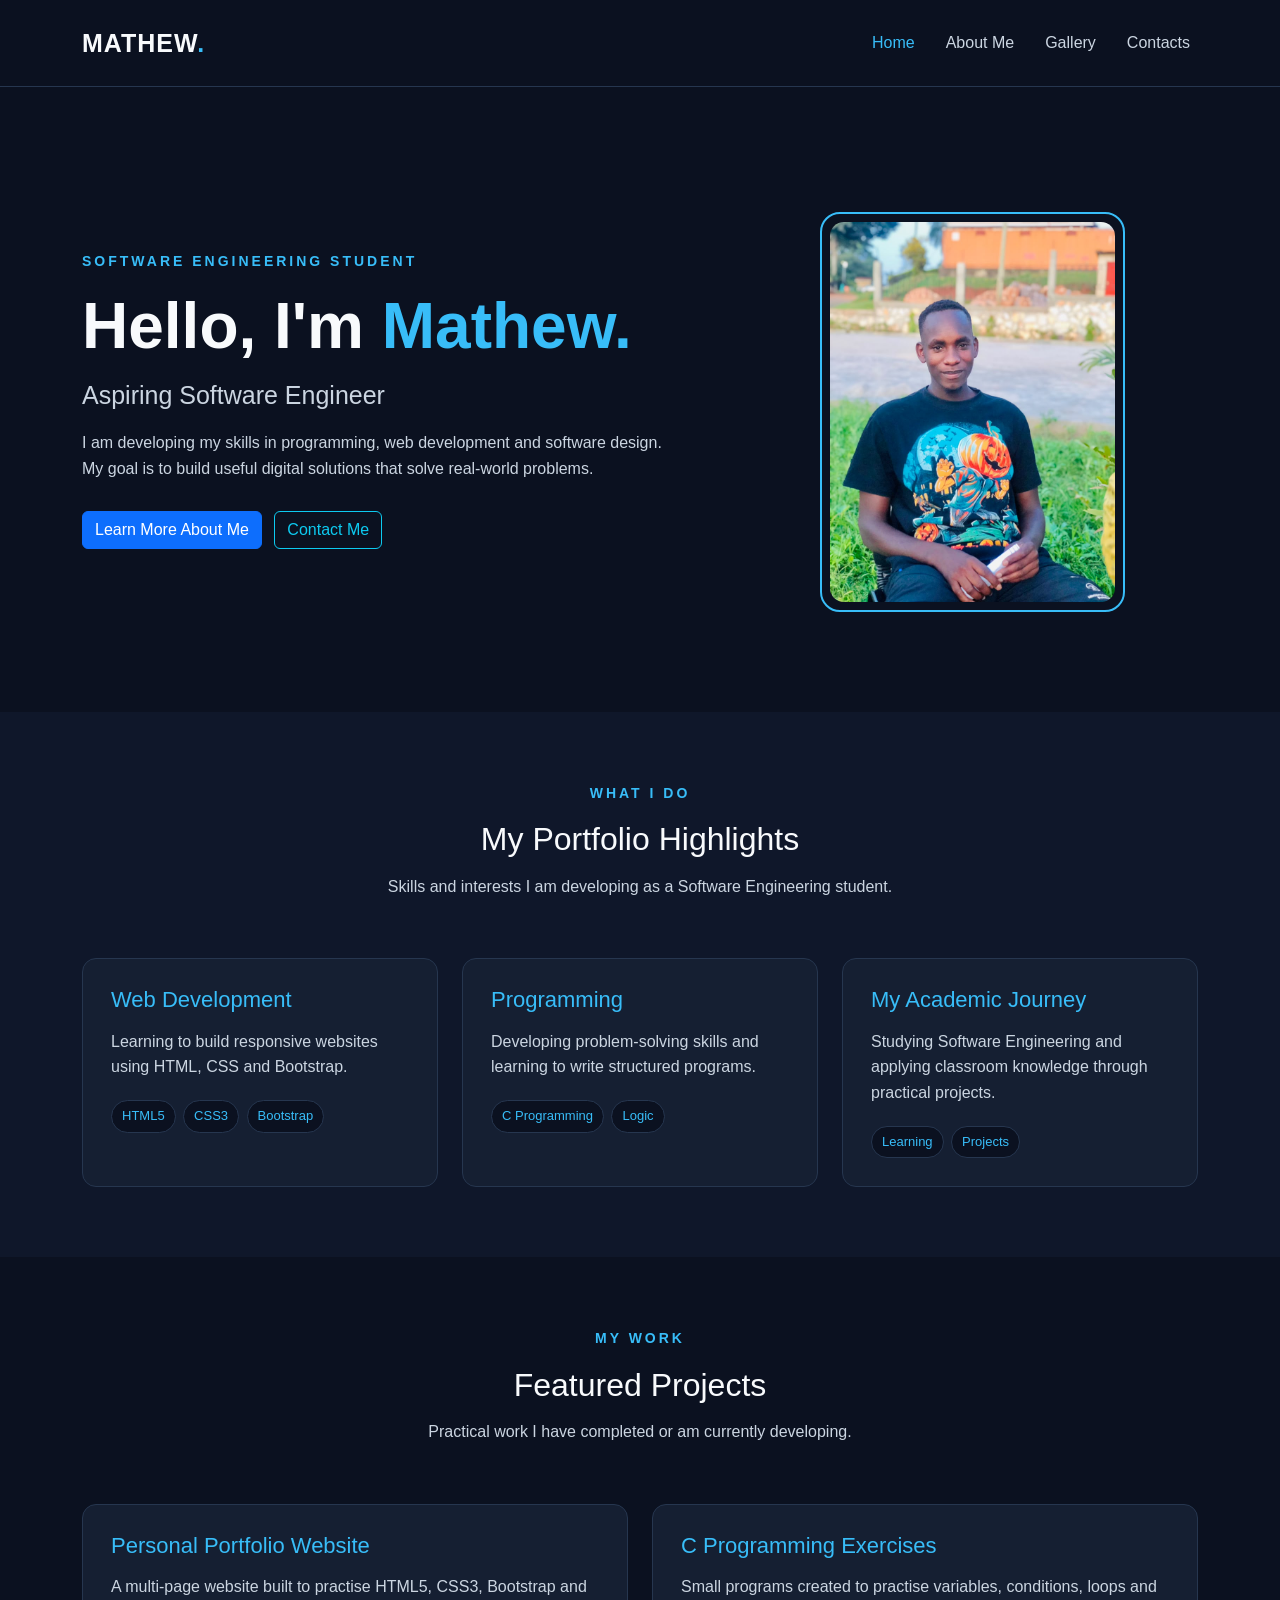
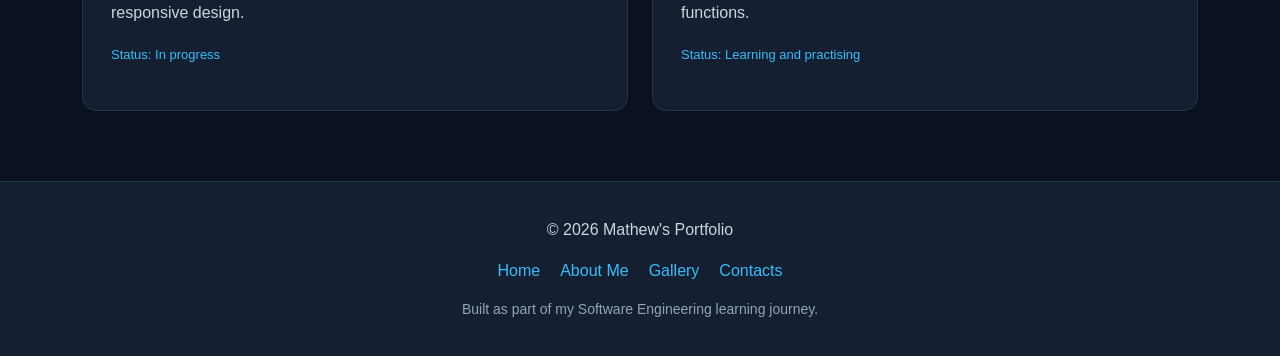
<file: index.html>
<!DOCTYPE html>
<html lang="en">
<head>
    <meta charset="UTF-8">
    <meta name="viewport" content="width=device-width, initial-scale=1.0">

    <title>My Portfolio | Software Engineering</title>
    


<link
    href="https://cdn.jsdelivr.net/npm/bootstrap@5.3.8/dist/css/bootstrap.min.css"
    rel="stylesheet">
    <link rel="stylesheet" href="style.css">


</head>
<body>

    
        
<header>
    <nav class="navbar navbar-expand-lg navbar-dark">
        <div class="container">

            <a class="navbar-brand fw-bold" href="index.html">
                MATHEW<span class="brand-dot">.</span>
            </a>

            <button class="navbar-toggler"
                    type="button"
                    data-bs-toggle="collapse"
                    data-bs-target="#portfolioNav"
                    aria-controls="portfolioNav"
                    aria-expanded="false"
                    aria-label="Toggle navigation">

                <span class="navbar-toggler-icon"></span>
            </button>

            <div class="collapse navbar-collapse"
                 id="portfolioNav">

                <ul class="navbar-nav ms-auto">

                    <li class="nav-item">
                        <a class="nav-link active"
                           href="index.html">Home</a>
                    </li>

                    <li class="nav-item">
                        <a class="nav-link"
                           href="about.html">About Me</a>
                    </li>

                    <li class="nav-item">
                        <a class="nav-link"
                           href="gallery.html">Gallery</a>
                    </li>

                    <li class="nav-item">
                        <a class="nav-link"
                           href="contact.html">Contacts</a>
                    </li>

                </ul>
            </div>
        </div>
    </nav>
</header>

   

   
<main>
    <section class="hero">
        <div class="container">
            <div class="row align-items-center">

                <!-- Introduction -->
                <div class="col-lg-7 hero-text">

                    <p class="hero-label">
                        SOFTWARE ENGINEERING STUDENT
                    </p>

                    <h1>
                        Hello, I'm <span>Mathew.</span>
                    </h1>

                    <h2>
                        Aspiring Software Engineer
                    </h2>

                    <p class="hero-description">
                        I am developing my skills in programming,
                        web development and software design.
                        My goal is to build useful digital solutions
                        that solve real-world problems.
                    </p>

                    <a href="about.html" class="btn btn-primary">
                        Learn More About Me
                    </a>

                    <a href="contact.html" class="btn btn-outline-info ms-2">
                        Contact Me
                    </a>

                </div>

                
                <div class="col-lg-5 text-center">
                    <div class="profile-frame">
                        <img src="profile.jpeg"
                             alt="Mathew's profile photograph"
                             class="profile-image">
                    </div>
                </div>

            </div>
        </div>
    </section>
</main>


<section class="highlights">
    <div class="container">

        <div class="section-heading text-center">
            <p class="hero-label">WHAT I DO</p>
            <h2>My Portfolio Highlights</h2>
            <p>Skills and interests I am developing as a Software Engineering student.</p>
        </div>

        <div class="row g-4 mt-3">

           
            <div class="col-md-4">
                <div class="highlight-card h-100">
                    <h3>Web Development</h3>
                    <p>
                        Learning to build responsive websites
                        using HTML, CSS and Bootstrap.
                    </p>
                    <span class="skill-tag">HTML5</span>
                    <span class="skill-tag">CSS3</span>
                    <span class="skill-tag">Bootstrap</span>
                </div>
            </div>

            
            <div class="col-md-4">
                <div class="highlight-card h-100">
                    <h3>Programming</h3>
                    <p>
                        Developing problem-solving skills and
                        learning to write structured programs.
                    </p>
                    <span class="skill-tag">C Programming</span>
                    <span class="skill-tag">Logic</span>
                </div>
            </div>

           
            <div class="col-md-4">
                <div class="highlight-card h-100">
                    <h3>My Academic Journey</h3>
                    <p>
                        Studying Software Engineering and
                        applying classroom knowledge through
                        practical projects.
                    </p>
                    <span class="skill-tag">Learning</span>
                    <span class="skill-tag">Projects</span>
                </div>
            </div>

        </div>
    </div>
</section>

<section class="projects">
    <div class="container">

        <div class="section-heading text-center">
            <p class="hero-label">MY WORK</p>
            <h2>Featured Projects</h2>
            <p>Practical work I have completed or am currently developing.</p>
        </div>

        <div class="row g-4 mt-3">

            <div class="col-md-6">
                <div class="highlight-card h-100">
                    <h3>Personal Portfolio Website</h3>
                    <p>
                        A multi-page website built to practise
                        HTML5, CSS3, Bootstrap and responsive design.
                    </p>
                    <p class="project-status">Status: In progress</p>
                </div>
            </div>

            <div class="col-md-6">
                <div class="highlight-card h-100">
                    <h3>C Programming Exercises</h3>
                    <p>
                        Small programs created to practise
                        variables, conditions, loops and functions.
                    </p>
                    <p class="project-status">Status: Learning and practising</p>
                </div>
            </div>

        </div>
    </div>
</section>


    
<footer class="site-footer">
    <div class="container">

        <p>&copy; 2026 Mathew's Portfolio</p>

        <div class="footer-links">
            <a href="index.html">Home</a>
            <a href="about.html">About Me</a>
            <a href="gallery.html">Gallery</a>
            <a href="contact.html">Contacts</a>
        </div>

        <p class="footer-note">
            Built as part of my Software Engineering learning journey.
        </p>

    </div>
</footer>


<script
    src="https://cdn.jsdelivr.net/npm/bootstrap@5.3.8/dist/js/bootstrap.bundle.min.js">
</script>

</body>
</html>
</file>
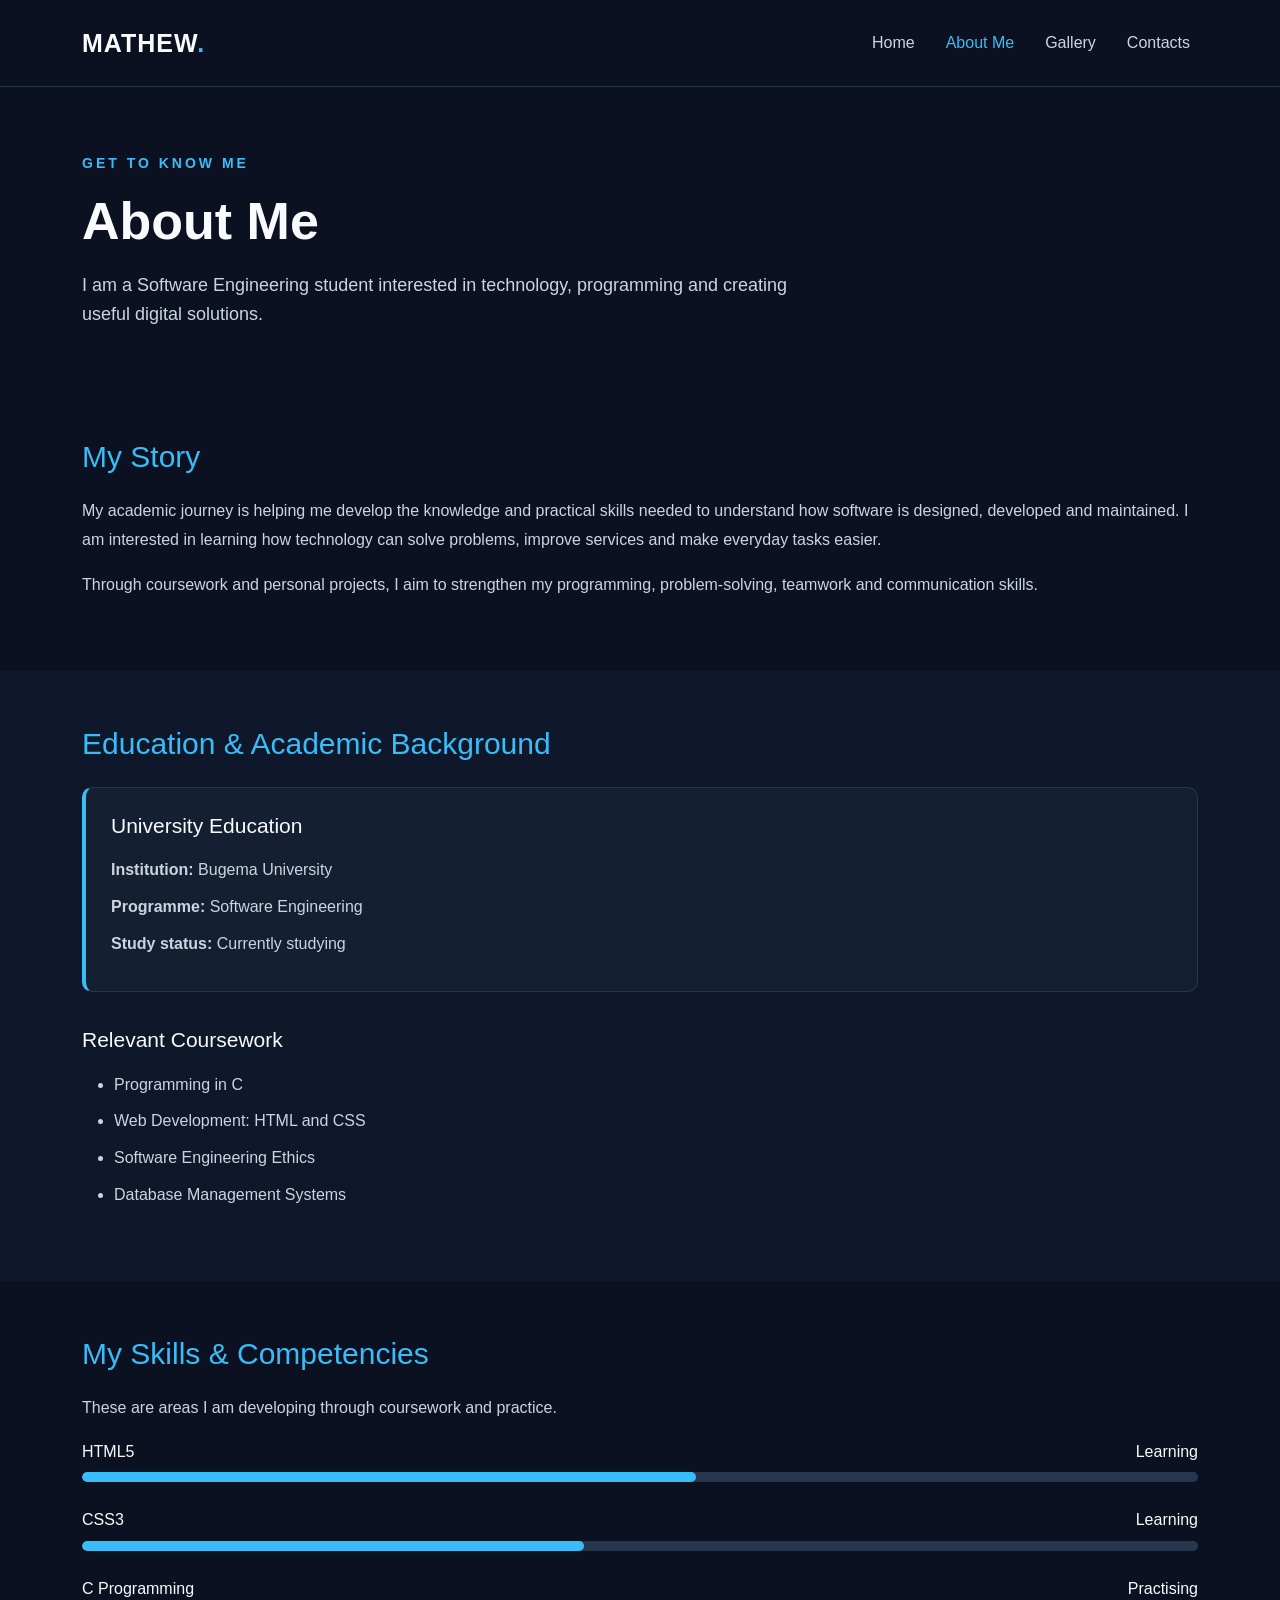
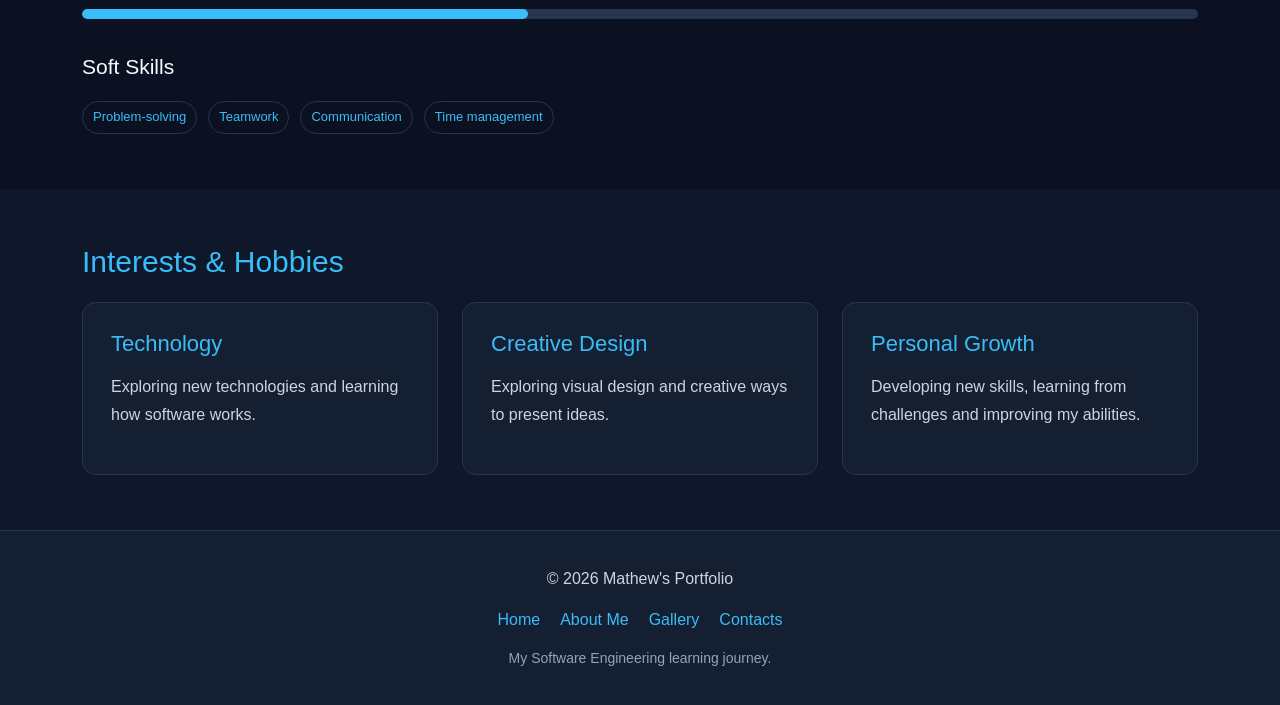
<file: about.html>
<!DOCTYPE html>
<html lang="en">
<head>
    <meta charset="UTF-8">
    <meta name="viewport" content="width=device-width, initial-scale=1.0">

    <title>About Me | Mathew's Portfolio</title>

    
    <link
        href="https://cdn.jsdelivr.net/npm/bootstrap@5.3.8/dist/css/bootstrap.min.css"
        rel="stylesheet">

   
    <link rel="stylesheet" href="style.css">
</head>
<body>

   
    <header>
        <nav class="navbar navbar-expand-lg navbar-dark">
            <div class="container">

                <a class="navbar-brand fw-bold" href="index.html">
                    MATHEW<span class="brand-dot">.</span>
                </a>

                <button class="navbar-toggler" type="button"
                        data-bs-toggle="collapse"
                        data-bs-target="#portfolioNav"
                        aria-controls="portfolioNav"
                        aria-expanded="false"
                        aria-label="Toggle navigation">
                    <span class="navbar-toggler-icon"></span>
                </button>

                <div class="collapse navbar-collapse" id="portfolioNav">
                    <ul class="navbar-nav ms-auto">
                        <li class="nav-item">
                            <a class="nav-link" href="index.html">Home</a>
                        </li>
                        <li class="nav-item">
                            <a class="nav-link active" href="about.html">About Me</a>
                        </li>
                        <li class="nav-item">
                            <a class="nav-link" href="gallery.html">Gallery</a>
                        </li>
                        <li class="nav-item">
                            <a class="nav-link" href="contact.html">Contacts</a>
                        </li>
                    </ul>
                </div>
            </div>
        </nav>
    </header>

    
    <main>
        <section class="about-intro">
            <div class="container">
                <p class="hero-label">GET TO KNOW ME</p>
                <h1>About Me</h1>

                <p class="about-lead">
                    I am a Software Engineering student interested
                    in technology, programming and creating useful
                    digital solutions.
                </p>
            </div>
        </section>

        
        <section class="about-section">
            <div class="container">
                <h2>My Story</h2>

                <p>
                    My academic journey is helping me develop the
                    knowledge and practical skills needed to
                    understand how software is designed, developed
                    and maintained.

                    I am interested in learning how technology can
                    solve problems, improve services and make
                    everyday tasks easier.
                </p>

                <p>
                    Through coursework and personal projects,
                    I aim to strengthen my programming,
                    problem-solving, teamwork and communication
                    skills.
                </p>
            </div>
        </section>

        <!-- Education -->
        <section class="about-section alternate-section">
            <div class="container">
                <h2>Education & Academic Background</h2>

                <div class="education-card">
                    <h3>University Education</h3>
                    <p><strong>Institution:</strong>
                        Bugema University</p>
                    <p><strong>Programme:</strong>
                        Software Engineering</p>
                    <p><strong>Study status:</strong>
                        Currently studying</p>
                </div>

                <h3 class="subheading">Relevant Coursework</h3>

                <ul class="course-list">
                    <li>Programming in C</li>
                    <li>Web Development: HTML and CSS</li>
                    <li>Software Engineering Ethics</li>
                    <li>Database Management Systems</li>
                </ul>
            </div>
        </section>

        
        <section class="about-section">
            <div class="container">
                <h2>My Skills & Competencies</h2>

                <p>
                    These are areas I am developing through
                    coursework and practice.
                </p>

                <div class="skill-item">
                    <div class="skill-label">
                        <span>HTML5</span>
                        <span>Learning</span>
                    </div>
                    <div class="progress" role="progressbar"
                         aria-label="HTML5 learning progress"
                         aria-valuenow="55"
                         aria-valuemin="0"
                         aria-valuemax="100">
                        <div class="progress-bar"
                             style="width: 55%"></div>
                    </div>
                </div>

                <div class="skill-item">
                    <div class="skill-label">
                        <span>CSS3</span>
                        <span>Learning</span>
                    </div>
                    <div class="progress" role="progressbar"
                         aria-label="CSS3 learning progress"
                         aria-valuenow="45"
                         aria-valuemin="0"
                         aria-valuemax="100">
                        <div class="progress-bar"
                             style="width: 45%"></div>
                    </div>
                </div>

                <div class="skill-item">
                    <div class="skill-label">
                        <span>C Programming</span>
                        <span>Practising</span>
                    </div>
                    <div class="progress" role="progressbar"
                         aria-label="C programming learning progress"
                         aria-valuenow="40"
                         aria-valuemin="0"
                         aria-valuemax="100">
                        <div class="progress-bar"
                             style="width: 40%"></div>
                    </div>
                </div>

                <h3 class="subheading">Soft Skills</h3>

                <div class="soft-skills">
                    <span class="skill-tag">Problem-solving</span>
                    <span class="skill-tag">Teamwork</span>
                    <span class="skill-tag">Communication</span>
                    <span class="skill-tag">Time management</span>
                </div>
            </div>
        </section>

      
        <section class="about-section alternate-section">
            <div class="container">
                <h2>Interests & Hobbies</h2>

                <div class="row g-4">
                    <div class="col-md-4">
                        <div class="highlight-card h-100">
                            <h3>Technology</h3>
                            <p>
                                Exploring new technologies and
                                learning how software works.
                            </p>
                        </div>
                    </div>

                    <div class="col-md-4">
                        <div class="highlight-card h-100">
                            <h3>Creative Design</h3>
                            <p>
                                Exploring visual design and
                                creative ways to present ideas.
                            </p>
                        </div>
                    </div>

                    <div class="col-md-4">
                        <div class="highlight-card h-100">
                            <h3>Personal Growth</h3>
                            <p>
                                Developing new skills, learning
                                from challenges and improving
                                my abilities.
                            </p>
                        </div>
                    </div>
                </div>
            </div>
        </section>
    </main>

   
    <footer class="site-footer">
        <div class="container">
            <p>&copy; 2026 Mathew's Portfolio</p>

            <div class="footer-links">
                <a href="index.html">Home</a>
                <a href="about.html">About Me</a>
                <a href="gallery.html">Gallery</a>
                <a href="contact.html">Contacts</a>
            </div>

            <p class="footer-note">
                My Software Engineering learning journey.
            </p>
        </div>
    </footer>

    <script
        src="https://cdn.jsdelivr.net/npm/bootstrap@5.3.8/dist/js/bootstrap.bundle.min.js">
    </script>
</body>
</html>
</file>
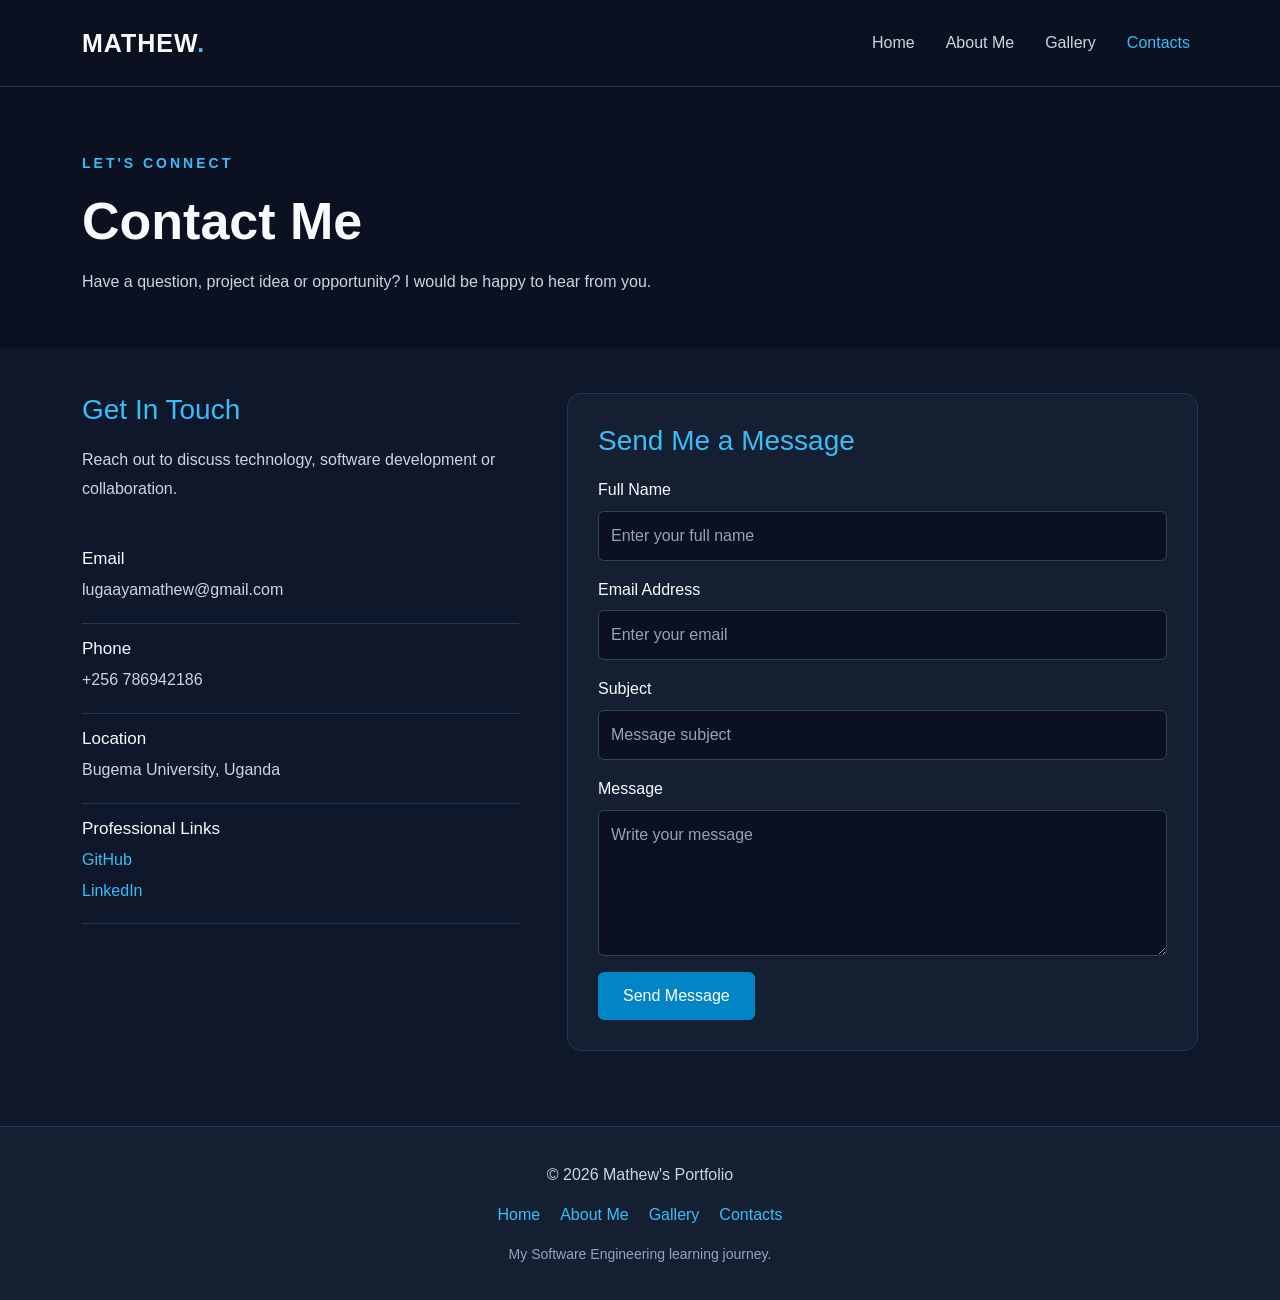
<file: contact.html>
<!DOCTYPE html>
<html lang="en">
<head>
    <meta charset="UTF-8">
    <meta name="viewport" content="width=device-width, initial-scale=1.0">

    <title>Contact Me | Mathew's Portfolio</title>

   
    <link
        href="https://cdn.jsdelivr.net/npm/bootstrap@5.3.8/dist/css/bootstrap.min.css"
        rel="stylesheet">

    
    <link rel="stylesheet" href="style.css">
</head>
<body>

   
    <header>
        <nav class="navbar navbar-expand-lg navbar-dark">
            <div class="container">

                <a class="navbar-brand fw-bold" href="index.html">
                    MATHEW<span class="brand-dot">.</span>
                </a>

                <button class="navbar-toggler" type="button"
                        data-bs-toggle="collapse"
                        data-bs-target="#portfolioNav"
                        aria-controls="portfolioNav"
                        aria-expanded="false"
                        aria-label="Toggle navigation">
                    <span class="navbar-toggler-icon"></span>
                </button>

                <div class="collapse navbar-collapse" id="portfolioNav">
                    <ul class="navbar-nav ms-auto">
                        <li class="nav-item">
                            <a class="nav-link" href="index.html">Home</a>
                        </li>
                        <li class="nav-item">
                            <a class="nav-link" href="about.html">About Me</a>
                        </li>
                        <li class="nav-item">
                            <a class="nav-link" href="gallery.html">Gallery</a>
                        </li>
                        <li class="nav-item">
                            <a class="nav-link active" href="contact.html">Contacts</a>
                        </li>
                    </ul>
                </div>
            </div>
        </nav>
    </header>

    <main>
       
        <section class="contact-intro">
            <div class="container">
                <p class="hero-label">LET'S CONNECT</p>
                <h1>Contact Me</h1>
                <p>
                    Have a question, project idea or opportunity?
                    I would be happy to hear from you.
                </p>
            </div>
        </section>

       
        <section class="contact-section">
            <div class="container">
                <div class="row g-5">

                    
                    <div class="col-lg-5">
                        <h2>Get In Touch</h2>

                        <p class="contact-description">
                            Reach out to discuss technology,
                            software development or collaboration.
                        </p>

                        <div class="contact-detail">
                            <h3>Email</h3>
                            <p>lugaayamathew@gmail.com</p>
                        </div>

                        <div class="contact-detail">
                            <h3>Phone</h3>
                            <p>+256 786942186</p>
                        </div>

                        <div class="contact-detail">
                            <h3>Location</h3>
                            <p>Bugema University, Uganda</p>
                        </div>

                        <div class="contact-detail">
                            <h3>Professional Links</h3>
                            <p>
                                <a href="https://github.com/"
                                   target="_blank"
                                   rel="noopener noreferrer">
                                    GitHub
                                </a>
                            </p>
                            <p>
                                <a href="https://www.linkedin.com/"
                                   target="_blank"
                                   rel="noopener noreferrer">
                                    LinkedIn
                                </a>
                            </p>
                        </div>
                    </div>

                   
                    <div class="col-lg-7">
                        <div class="contact-form-card">
                            <h2>Send Me a Message</h2>

                            <form action="#" method="post">

                                <div class="mb-3">
                                    <label for="fullName"
                                           class="form-label">
                                        Full Name
                                    </label>

                                    <input type="text"
                                           class="form-control"
                                           id="fullName"
                                           name="fullName"
                                           placeholder="Enter your full name"
                                           required>
                                </div>

                                <div class="mb-3">
                                    <label for="email"
                                           class="form-label">
                                        Email Address
                                    </label>

                                    <input type="email"
                                           class="form-control"
                                           id="email"
                                           name="email"
                                           placeholder="Enter your email"
                                           required>
                                </div>

                                <div class="mb-3">
                                    <label for="subject"
                                           class="form-label">
                                        Subject
                                    </label>

                                    <input type="text"
                                           class="form-control"
                                           id="subject"
                                           name="subject"
                                           placeholder="Message subject"
                                           required>
                                </div>

                                <div class="mb-3">
                                    <label for="message"
                                           class="form-label">
                                        Message
                                    </label>

                                    <textarea class="form-control"
                                              id="message"
                                              name="message"
                                              rows="5"
                                              placeholder="Write your message"
                                              required></textarea>
                                </div>

                                <button type="submit"
                                        class="btn btn-primary">
                                    Send Message
                                </button>

                            </form>
                        </div>
                    </div>

                </div>
            </div>
        </section>
    </main>

   
    <footer class="site-footer">
        <div class="container">
            <p>&copy; 2026 Mathew's Portfolio</p>

            <div class="footer-links">
                <a href="index.html">Home</a>
                <a href="about.html">About Me</a>
                <a href="gallery.html">Gallery</a>
                <a href="contact.html">Contacts</a>
            </div>

            <p class="footer-note">
                My Software Engineering learning journey.
            </p>
        </div>
    </footer>

    <script
        src="https://cdn.jsdelivr.net/npm/bootstrap@5.3.8/dist/js/bootstrap.bundle.min.js">
    </script>
</body>
</html>
</file>
<file: style.css>
/* General page styles */
body {
    background-color: #0B1120;
    color: #F8FAFC;
    font-family: Arial, sans-serif;
    line-height: 1.6;
    margin: 0;
}

/* Main headings */
h1, h2, h3 {
    color: #38BDF8;
}

/* Links */
a {
    color: #38BDF8;
    text-decoration: none;
}

/* Footer */
footer {
    background-color: #151F32;
    text-align: center;
    padding: 20px;
}

/* Navigation bar */
.navbar {
    background-color: #0B1120;
    padding: 18px 0;
    border-bottom: 1px solid #26364F;
}

/* Portfolio brand */
.navbar-brand {
    color: #F8FAFC;
    font-size: 25px;
    letter-spacing: 1px;
}

.brand-dot {
    color: #38BDF8;
}

/* Navigation links */
.navbar .nav-link {
    color: #CBD5E1;
    margin-left: 15px;
    transition: color 0.3s ease;
}

.navbar .nav-link:hover,
.navbar .nav-link.active {
    color: #38BDF8;
}

/* Hero section */
.hero {
    padding: 100px 0;
    min-height: 580px;
    display: flex;
    align-items: center;
}

.hero-label {
    color: #38BDF8;
    font-size: 14px;
    font-weight: bold;
    letter-spacing: 3px;
}

.hero h1 {
    color: #F8FAFC;
    font-size: clamp(38px, 5vw, 64px);
    font-weight: bold;
    margin-bottom: 15px;
}

.hero h1 span {
    color: #38BDF8;
}

.hero h2 {
    color: #CBD5E1;
    font-size: 25px;
    margin-bottom: 20px;
}

.hero-description {
    color: #CBD5E1;
    max-width: 600px;
    margin-bottom: 30px;
}

/* Profile photograph */
.profile-frame {
    display: inline-block;
    padding: 8px;
    border: 2px solid #38BDF8;
    border-radius: 20px;
    margin-top: 25px;
}

.profile-image {
    width: 100%;
    max-width: 340px;
    height: 380px;
    object-fit: cover;
    border-radius: 14px;
}

/* Responsive spacing */
@media (max-width: 991px) {
    .hero {
        padding: 60px 0;
        text-align: center;
    }

    .hero-description {
        margin-left: auto;
        margin-right: auto;
    }
}

/* Highlights and projects sections */
.highlights,
.projects {
    padding: 70px 0;
}

.highlights {
    background-color: #0F172A;
}

.projects {
    background-color: #0B1120;
}

.section-heading {
    max-width: 750px;
    margin: 0 auto 35px;
}

.section-heading h2 {
    color: #F8FAFC;
    font-size: 32px;
    margin-bottom: 15px;
}

.section-heading > p:last-child {
    color: #CBD5E1;
}

.highlight-card {
    background-color: #151F32;
    border: 1px solid #26364F;
    border-radius: 14px;
    padding: 28px;
    transition: transform 0.3s ease,
                border-color 0.3s ease;
}

.highlight-card:hover {
    transform: translateY(-5px);
    border-color: #38BDF8;
}

.highlight-card h3 {
    color: #38BDF8;
    font-size: 22px;
    margin-bottom: 15px;
}

.highlight-card p {
    color: #CBD5E1;
}

.skill-tag {
    display: inline-block;
    background-color: #0B1120;
    color: #38BDF8;
    border: 1px solid #26364F;
    border-radius: 20px;
    padding: 5px 10px;
    margin: 4px 3px 0 0;
    font-size: 13px;
}

.project-status {
    font-size: 13px;
    color: #38BDF8 !important;
    margin-top: 20px;
}


.site-footer {
    background-color: #151F32;
    text-align: center;
    padding: 35px 0;
    border-top: 1px solid #26364F;
}

.site-footer p {
    color: #CBD5E1;
    margin-bottom: 12px;
}

.footer-links {
    display: flex;
    justify-content: center;
    flex-wrap: wrap;
    gap: 20px;
    margin: 15px 0;
}

.footer-links a:hover {
    color: #F8FAFC;
}

.site-footer .footer-note {
    color: #94A3B8;
    font-size: 14px;
    margin-bottom: 0;
}


/* About page introduction */
.about-intro {
    padding: 65px 0 40px;
}

.about-intro h1 {
    color: #F8FAFC;
    font-size: clamp(36px, 5vw, 52px);
    font-weight: bold;
    margin-bottom: 18px;
}

.about-lead {
    color: #CBD5E1;
    max-width: 750px;
    font-size: 18px;
}

/* General About sections */
.about-section {
    padding: 55px 0;
}

.alternate-section {
    background-color: #0F172A;
}

.about-section h2 {
    color: #38BDF8;
    font-size: 30px;
    margin-bottom: 22px;
}

.about-section p,
.course-list {
    color: #CBD5E1;
    line-height: 1.8;
}

.education-card {
    background-color: #151F32;
    border: 1px solid #26364F;
    border-left: 4px solid #38BDF8;
    border-radius: 10px;
    padding: 25px;
    margin-top: 25px;
}

.education-card h3,
.subheading {
    color: #F8FAFC;
    font-size: 21px;
    margin-bottom: 18px;
}

.education-card p {
    margin-bottom: 8px;
}

.subheading {
    margin-top: 35px;
}

.course-list li {
    margin-bottom: 8px;
}

/* Skills */
.skill-item {
    margin-bottom: 25px;
}

.skill-label {
    display: flex;
    justify-content: space-between;
    gap: 15px;
    color: #F8FAFC;
    margin-bottom: 8px;
}

.progress {
    height: 10px;
    background-color: #26364F;
    border-radius: 10px;
}

.progress-bar {
    background-color: #38BDF8;
    border-radius: 10px;
}

.soft-skills {
    display: flex;
    flex-wrap: wrap;
    gap: 8px;
}


/* Gallery introduction */
.gallery-intro {
    padding: 65px 0 35px;
}

.gallery-intro h1 {
    color: #F8FAFC;
    font-size: clamp(36px, 5vw, 52px);
    font-weight: bold;
    margin-bottom: 15px;
}

.gallery-intro > .container > p:last-child,
.gallery-description {
    color: #CBD5E1;
    line-height: 1.8;
}

/* Motivation video section */
.motivation-section,
.photo-gallery {
    padding: 45px 0 65px;
}

.motivation-section {
    background-color: #0F172A;
}

.motivation-section h2,
.photo-gallery h2 {
    color: #38BDF8;
    font-size: 30px;
    margin-bottom: 15px;
}

.video-container {
    max-width: 850px;
    margin: 25px auto 15px;
    background-color: #000;
    border: 1px solid #26364F;
    border-radius: 14px;
    overflow: hidden;
}

.video-container video {
    display: block;
    width: 100%;
    max-height: 480px;
    object-fit: contain;
}

.media-caption {
    text-align: center;
    color: #94A3B8;
    font-size: 14px;
}

/* Gallery cards */
.gallery-card {
    height: 100%;
    margin: 0;
    background-color: #151F32;
    border: 1px solid #26364F;
    border-radius: 14px;
    overflow: hidden;
    transition: transform 0.3s ease,
                border-color 0.3s ease;
}

.gallery-card:hover {
    transform: translateY(-5px);
    border-color: #38BDF8;
}

.gallery-card img {
    display: block;
    width: 100%;
    height: 240px;
    object-fit: cover;
}

.gallery-card figcaption {
    padding: 20px;
}

.gallery-card h3 {
    color: #38BDF8;
    font-size: 20px;
}

.gallery-card p {
    color: #CBD5E1;
    margin-bottom: 0;
}


/* Contact page introduction */
.contact-intro {
    padding: 65px 0 35px;
}

.contact-intro h1 {
    color: #F8FAFC;
    font-size: clamp(36px, 5vw, 52px);
    font-weight: bold;
    margin-bottom: 15px;
}

.contact-intro > .container > p:last-child {
    color: #CBD5E1;
    line-height: 1.8;
}

/* Contact section */
.contact-section {
    padding: 45px 0 75px;
    background-color: #0F172A;
}

.contact-section h2 {
    color: #38BDF8;
    font-size: 28px;
    margin-bottom: 20px;
}

.contact-description {
    color: #CBD5E1;
    line-height: 1.8;
    margin-bottom: 30px;
}

.contact-detail {
    border-bottom: 1px solid #26364F;
    padding: 15px 0;
}

.contact-detail h3 {
    color: #F8FAFC;
    font-size: 17px;
}

.contact-detail p {
    color: #CBD5E1;
    margin-bottom: 5px;
}

.contact-detail a {
    color: #38BDF8;
}

/* Form card */
.contact-form-card {
    background-color: #151F32;
    border: 1px solid #26364F;
    border-radius: 14px;
    padding: 30px;
}

.contact-form-card .form-label {
    color: #F8FAFC;
}

.contact-form-card .form-control {
    background-color: #0B1120;
    border: 1px solid #334155;
    color: #F8FAFC;
    padding: 12px;
}

.contact-form-card .form-control::placeholder {
    color: #94A3B8;
}

.contact-form-card .form-control:focus {
    border-color: #38BDF8;
    box-shadow: 0 0 0 0.2rem rgba(56, 189, 248, 0.2);
}

.contact-form-card .btn-primary {
    background-color: #0284C7;
    border-color: #0284C7;
    padding: 11px 24px;
}

.contact-form-card .btn-primary:hover {
    background-color: #0369A1;
    border-color: #0369A1;
}
</file>
